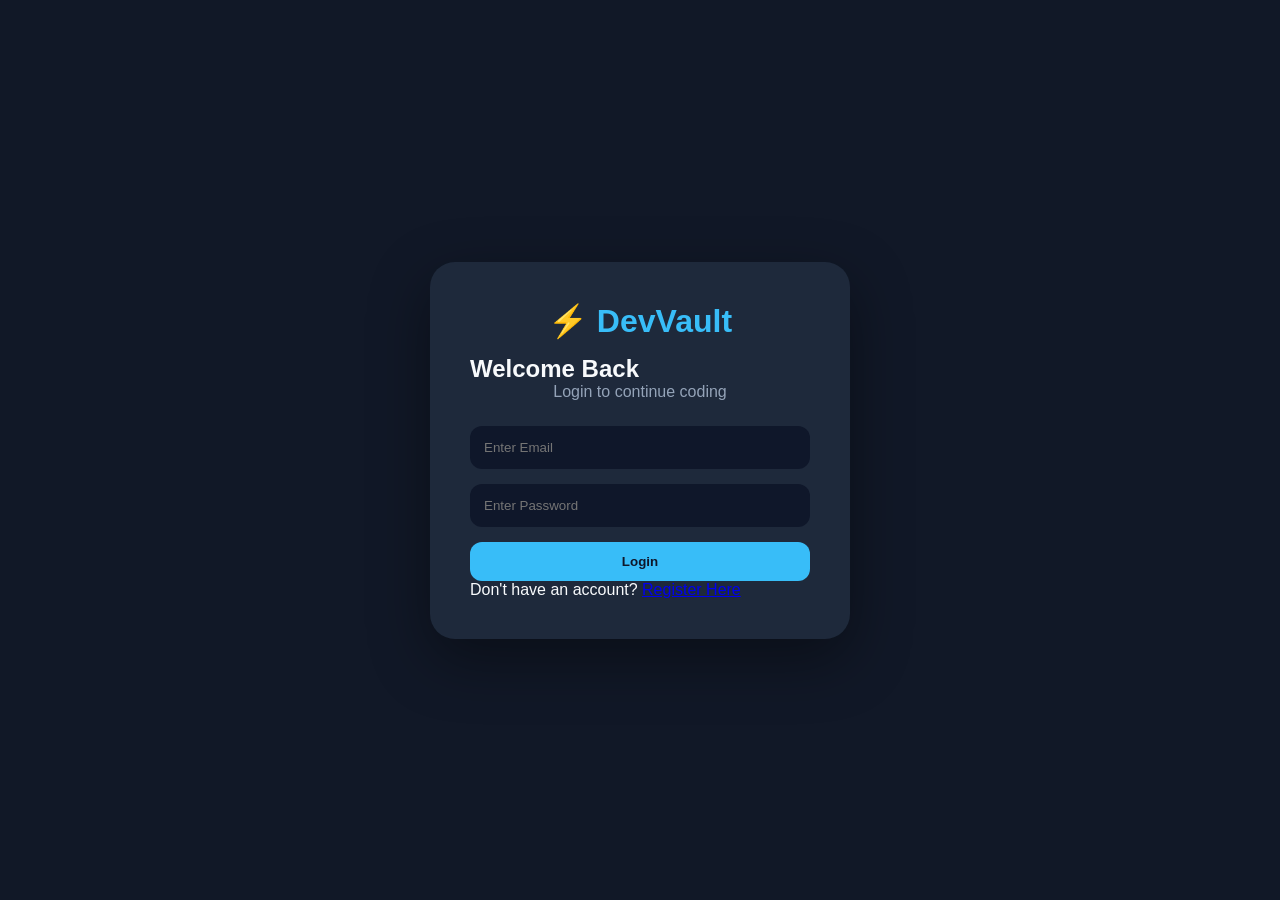
<file: frontend/index.html>
<!DOCTYPE html>
<html>
<head>
    <meta charset="UTF-8">
    <title>DevVault</title>
    <meta http-equiv="refresh" content="0; url=login.html">
</head>
<body>
    <h2>Redirecting to DevVault Login...</h2>
</body>
</html>
</file>
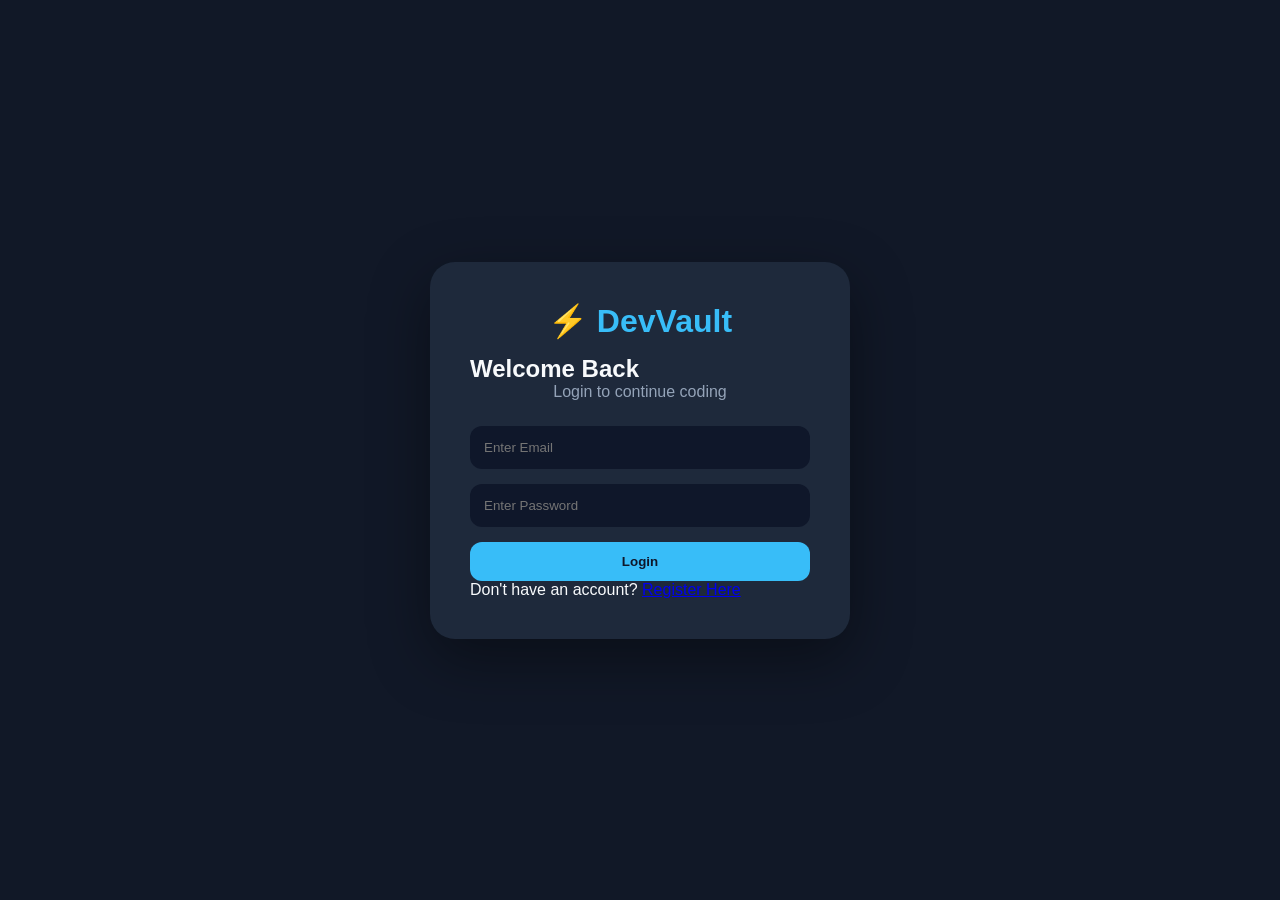
<file: frontend/login.html>
<!DOCTYPE html>
<html>
<head>
    <title>DevVault Login</title>
    <link rel="stylesheet" href="style.css">
</head>

<body class="login-page">

    <div class="login-box">

        <h1 class="login-logo">⚡ DevVault</h1>

        <h2>Welcome Back</h2>

        <p class="subtitle">
            Login to continue coding
        </p>

        <input
            id="email"
            type="email"
            placeholder="Enter Email">

        <input
            id="password"
            type="password"
            placeholder="Enter Password">

        <button onclick="login()">
            Login
        </button>
        <p>
        Don't have an account?
        <a href="register.html">Register Here</a>
        </p>
    </div>

    <script src="script.js"></script>

</body>
</html>
</file>
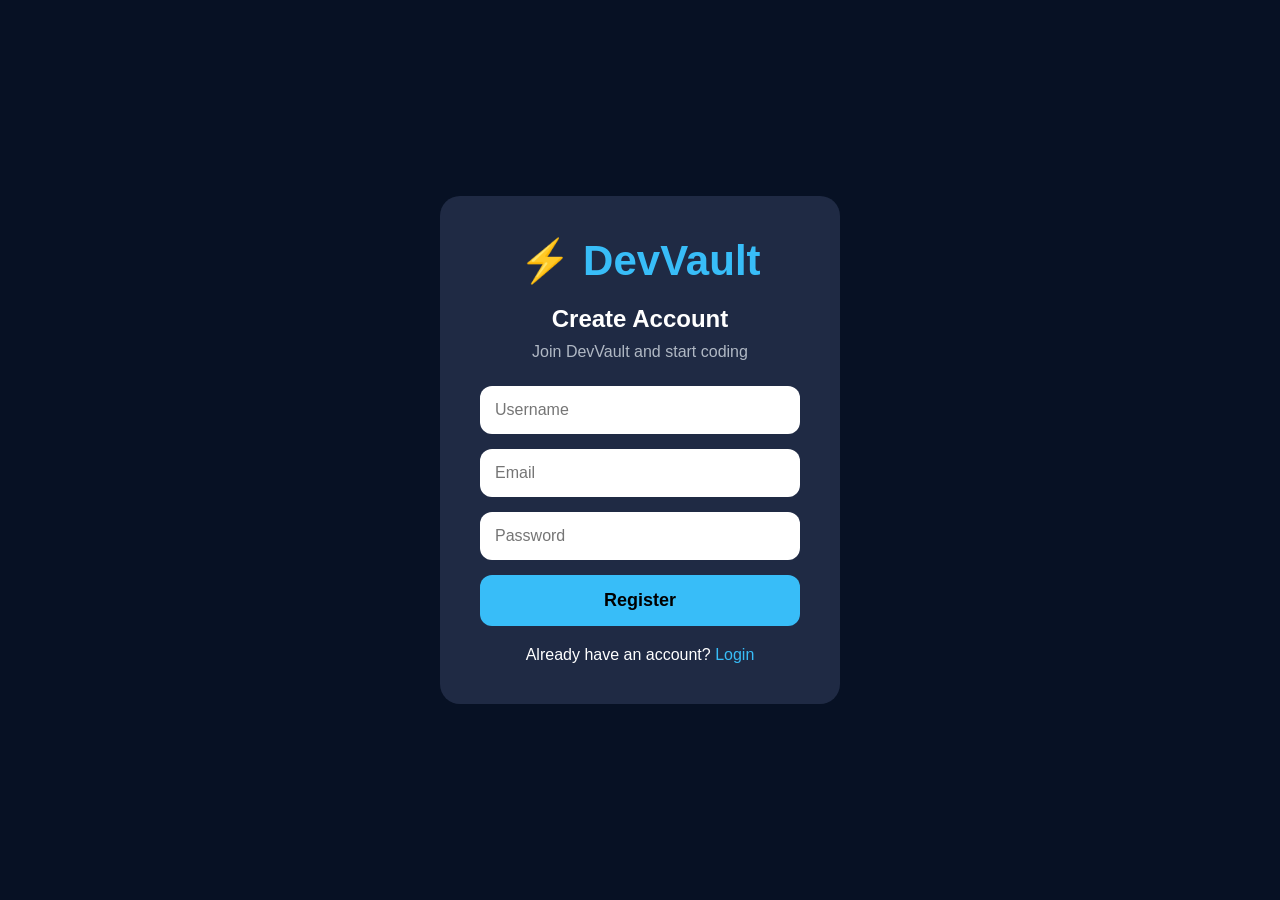
<file: frontend/register.html>
<!DOCTYPE html>
<html>
<head>
    <title>Register - DevVault</title>

    <style>
        *{
            margin:0;
            padding:0;
            box-sizing:border-box;
            font-family:Arial,sans-serif;
        }

        body{
            background:#071124;
            display:flex;
            justify-content:center;
            align-items:center;
            height:100vh;
        }

        .register-box{
            width:400px;
            background:#1f2a44;
            padding:40px;
            border-radius:20px;
            text-align:center;
        }

        .logo{
            color:#38bdf8;
            font-size:42px;
            font-weight:bold;
            margin-bottom:20px;
        }

        h2{
            color:white;
            margin-bottom:10px;
        }

        p{
            color:#b0b8c4;
            margin-bottom:25px;
        }

        input{
            width:100%;
            padding:15px;
            margin-bottom:15px;
            border:none;
            border-radius:12px;
            font-size:16px;
        }

        button{
            width:100%;
            padding:15px;
            border:none;
            border-radius:12px;
            background:#38bdf8;
            font-size:18px;
            font-weight:bold;
            cursor:pointer;
        }

        button:hover{
            opacity:0.9;
        }

        .login-link{
            margin-top:20px;
            color:white;
        }

        .login-link a{
            color:#38bdf8;
            text-decoration:none;
        }
    </style>
</head>

<body>

<div class="register-box">

    <div class="logo">⚡ DevVault</div>

    <h2>Create Account</h2>

    <p>Join DevVault and start coding</p>

    <input
        type="text"
        id="username"
        placeholder="Username"
        autocomplete="off">

    <input
        type="email"
        id="email"
        placeholder="Email"
        autocomplete="off">

    <input
        type="password"
        id="password"
        placeholder="Password"
        autocomplete="new-password">

    <button onclick="registerUser()">
        Register
    </button>

    <div class="login-link">
        Already have an account?
        <a href="login.html">Login</a>
    </div>

</div>

<script src="register.js"></script>

</body>
</html>
</file>
<file: frontend/style.css>
/* =========================
   GLOBAL
========================= */

*{
    margin:0;
    padding:0;
    box-sizing:border-box;
}

body{
    background:#111827;
    color:#f8fafc;
    font-family:'Segoe UI',sans-serif;
    min-height:100vh;

    display:grid;
    grid-template-columns:260px 1fr 320px;
}

/* =========================
   SIDEBAR
========================= */

.sidebar{
    background:#0b1220;
    border-right:1px solid #1e293b;
    height:100vh;
    position:sticky;
    top:0;
    padding:30px 20px;
}

.logo{
    font-size:28px;
    font-weight:bold;
    color:#38bdf8;
    margin-bottom:40px;
}

.sidebar a{
    display:flex;
    align-items:center;
    gap:10px;

    text-decoration:none;
    color:#cbd5e1;

    padding:14px;
    border-radius:12px;

    margin-bottom:10px;

    transition:.3s;
}

.sidebar a:hover{
    background:#1e293b;
    color:#38bdf8;
}

.sidebar a.active{
    background:#38bdf8;
    color:#0f172a;
}

/* =========================
   MAIN CONTENT
========================= */

.main-content{
    padding:40px;
}

.page-title{
    font-size:40px;
    margin-bottom:30px;
}

/* =========================
   DASHBOARD CARDS
========================= */

.stats{
    display:grid;
    grid-template-columns:repeat(auto-fit,minmax(220px,1fr));
    gap:20px;
    margin-bottom:40px;
}

.card{
    background:#1e293b;
    border:1px solid #334155;

    border-radius:18px;

    padding:25px;

    transition:.3s;
}

.card:hover{
    transform:translateY(-5px);
    border-color:#38bdf8;
}

.card h2{
    color:#38bdf8;
    margin-bottom:10px;
}

.card p{
    color:#94a3b8;
}

/* =========================
   SEARCH BAR
========================= */

#searchBox{
    width:100%;
    padding:15px;
    border:none;
    border-radius:15px;

    background:#1e293b;
    color:white;

    margin-bottom:30px;
    font-size:16px;
}

#searchBox:focus{
    outline:2px solid #38bdf8;
}

/* =========================
   SNIPPETS
========================= */

#snippetList{
    display:flex;
    flex-direction:column;
    gap:20px;
}

.snippet-card{
    background:#1e293b;

    padding:25px;

    border-radius:18px;

    border:1px solid #334155;

    transition:.3s;
}

.snippet-card:hover{
    border-color:#38bdf8;
}

.snippet-card h3{
    color:#38bdf8;
    margin-bottom:10px;
}

.snippet-card p{
    color:#cbd5e1;
    margin-bottom:15px;
}

pre{
    background:#0f172a;
    padding:15px;
    border-radius:12px;
    overflow:auto;
}

/* =========================
   LEADERBOARD
========================= */

.leaderboard-list{
    display:flex;
    flex-direction:column;
    gap:15px;
}

.leaderboard-card{

    background:#1e293b;

    border:1px solid #334155;

    border-radius:18px;

    padding:20px;

    display:flex;
    align-items:center;
    justify-content:space-between;

    transition:.3s;
}

.leaderboard-card:hover{
    border-color:#38bdf8;
}

.rank{
    font-size:30px;
    font-weight:bold;
    color:#fbbf24;
}

.user-info{
    flex:1;
    margin-left:20px;
}

.user-info h3{
    margin-bottom:5px;
}

.user-info p{
    color:#94a3b8;
}

.likes{
    color:#38bdf8;
    font-weight:bold;
}

/* =========================
   RIGHT PANEL
========================= */

.right-panel{
    padding:40px 20px;

    border-left:1px solid #1e293b;

    background:#0b1220;
}

.profile-card{
    background:#1e293b;

    border-radius:18px;

    padding:25px;

    text-align:center;

    margin-bottom:25px;
}

.profile-avatar{
    width:90px;
    height:90px;

    border-radius:50%;

    background:#38bdf8;

    margin:auto;

    margin-bottom:15px;
}

.profile-card h3{
    margin-bottom:10px;
}

.profile-card p{
    color:#94a3b8;
}

.stat-box{

    background:#1e293b;

    border-radius:15px;

    padding:18px;

    margin-bottom:15px;
}

.stat-box h4{
    color:#38bdf8;
    margin-bottom:5px;
}

/* =========================
   FORM
========================= */

#snippetForm{

    background:#1e293b;

    padding:30px;

    border-radius:18px;

    margin-top:30px;
}

input,
textarea{

    width:100%;

    padding:14px;

    border:none;

    border-radius:12px;

    margin-bottom:15px;

    background:#0f172a;

    color:white;
}

textarea{
    min-height:180px;
}

button{

    background:#38bdf8;

    color:#0f172a;

    border:none;

    padding:12px 24px;

    border-radius:12px;

    cursor:pointer;

    font-weight:bold;

    transition:.3s;
}

button:hover{
    background:#0ea5e9;
}

/* =========================
   SCROLLBAR
========================= */

::-webkit-scrollbar{
    width:8px;
}

::-webkit-scrollbar-thumb{
    background:#38bdf8;
    border-radius:10px;
}

/* =========================
   MOBILE
========================= */

@media(max-width:1200px){

    body{
        grid-template-columns:240px 1fr;
    }

    .right-panel{
        display:none;
    }
}

@media(max-width:768px){

    body{
        grid-template-columns:1fr;
    }

    .sidebar{
        display:none;
    }

    .main-content{
        padding:20px;
    }
}
.login-page{
    min-height:100vh;
    display:flex;
    justify-content:center;
    align-items:center;
    background:#111827;
}

.login-box{
    width:420px;
    background:#1e293b;
    padding:40px;
    border-radius:25px;
    box-shadow:0 20px 60px rgba(0,0,0,0.4);
}

.login-logo{
    text-align:center;
    color:#38bdf8;
    margin-bottom:15px;
}

.subtitle{
    text-align:center;
    color:#94a3b8;
    margin-bottom:25px;
}

.login-box button{
    width:100%;
}
.profile-container{
    background:#1e293b;
    border-radius:20px;
    padding:30px;
}

.profile-header{
    display:flex;
    align-items:center;
    gap:20px;
    margin-bottom:30px;
}

.profile-avatar-large{
    width:100px;
    height:100px;
    border-radius:50%;
    background:#38bdf8;
    display:flex;
    justify-content:center;
    align-items:center;
    font-size:40px;
}

.profile-details{
    display:grid;
    grid-template-columns:repeat(auto-fit,minmax(250px,1fr));
    gap:20px;
}

.info-card{
    background:#0f172a;
    padding:20px;
    border-radius:15px;
}

.info-card h3{
    color:#38bdf8;
    margin-bottom:10px;
}

.profile-actions{
    margin-top:30px;
    display:flex;
    gap:15px;
}
.leaderboard-card{
    background:#1e293b;
    border:1px solid #334155;

    border-radius:18px;

    padding:20px;

    margin-bottom:15px;

    display:flex;
    justify-content:space-between;
    align-items:center;

    transition:0.3s;
}

.leaderboard-card:hover{
    transform:translateY(-3px);
    border-color:#38bdf8;
}

.rank{
    font-size:24px;
    font-weight:bold;
    color:#fbbf24;
    width:70px;
}

.user-info{
    flex:1;
    margin-left:20px;
}

.user-info h3{
    margin-bottom:5px;
    color:white;
}

.user-info p{
    color:#94a3b8;
    margin:4px 0;
}

.likes button{
    background:#38bdf8;
    color:#0f172a;
    border:none;
    padding:10px 18px;
    border-radius:10px;
    cursor:pointer;
    font-weight:600;
}

.likes button:hover{
    background:#0ea5e9;
}
</file>
